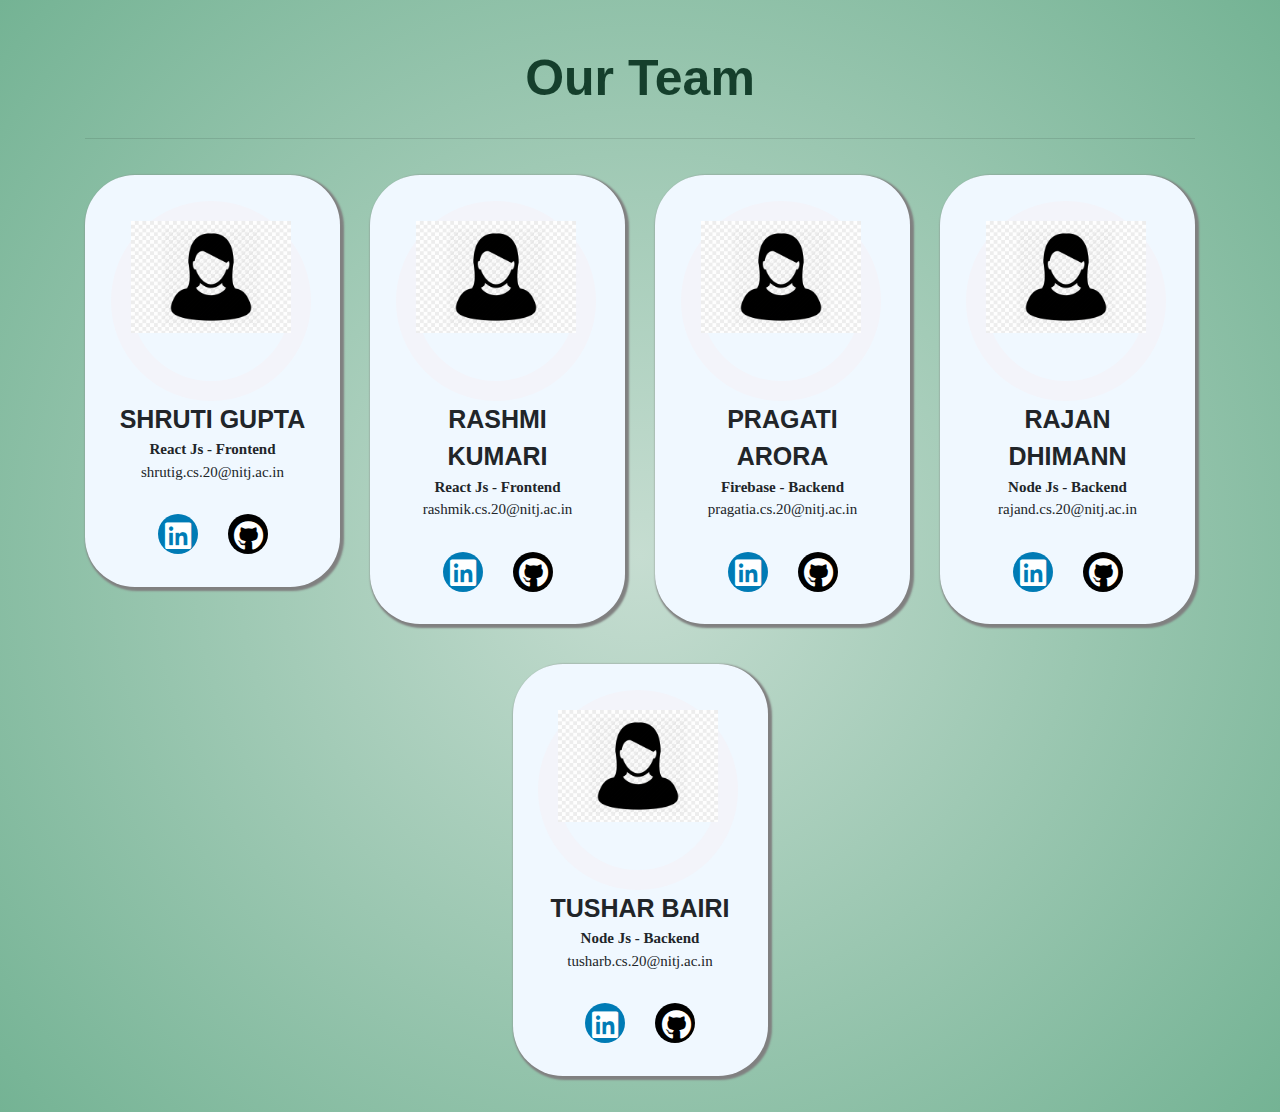
<file: htmlFiles/about.html>
<!DOCTYPE html>
<html lang="en">

<head>
    <meta charset="UTF-8">
    <meta http-equiv="X-UA-Compatible" content="IE=edge">
    <meta name="viewport" content="width=device-width, initial-scale=1.0">
    <title>Find Partner</title>
    <link rel="stylesheet" href="https://stackpath.bootstrapcdn.com/bootstrap/4.3.1/css/bootstrap.min.css"
        integrity="sha384-ggOyR0iXCbMQv3Xipma34MD+dH/1fQ784/j6cY/iJTQUOhcWr7x9JvoRxT2MZw1T" crossorigin="anonymous">
    <link href="https://cdn.jsdelivr.net/npm/bootstrap@5.1.3/dist/css/bootstrap.min.css" rel="stylesheet"
        integrity="sha384-1BmE4kWBq78iYhFldvKuhfTAU6auU8tT94WrHftjDbrCEXSU1oBoqyl2QvZ6jIW3" crossorigin="anonymous">
    <link rel="stylesheet" href="https://cdnjs.cloudflare.com/ajax/libs/font-awesome/4.7.0/css/font-awesome.min.css">
    <link rel="stylesheet" href="https://cdnjs.cloudflare.com/ajax/libs/font-awesome/5.13.1/css/all.min.css" />
    <link rel="stylesheet" href="../cssFiles/about.css">
</head>

<body>
    <div class="container my-3">
        <h1 id="header">Our Team</h1>
        <hr>
    <div class="row">
        <div class="column">
            <div class="person">
                <div id="pic"><img src="../images/hmf.png" alt="Shruti"></div>
                <div id="title">SHRUTI GUPTA</div>
                <div id="desc">React Js - Frontend</div>
                <div id="email">shrutig.cs.20@nitj.ac.in</div><br>
                <a class="btn" href="https://www.linkedin.com/in/shruti-gupta-74ba3b200">
                    <i class="fab fa-linkedin"></i>
                </a>
                <a class="btn" href="https://github.com/shrutig-287">
                    <i class="fab fa-github"></i>
                </a>
            </div>
        </div>
        <div class="column">
            <div class="person">
                <div id="pic"><img src="../images/hmf.png" alt="Rashmi"></div>
                <div id="title">RASHMI KUMARI</div>
                <div id="desc">React Js - Frontend</div>
                <div id="email">rashmik.cs.20@nitj.ac.in</div><br>
                <a class="btn" href="https://www.linkedin.com/in/rashmi-kumari-48b521164/">
                    <i class="fab fa-linkedin"></i>
                </a>
                <a class="btn" href="https://github.com/Rashmmiii">
                    <i class="fab fa-github"></i>
                </a>
            </div>
        </div>
        <div class="column">
            <div class="person">
                <div id="pic"><img src="../images/hmf.png" alt="Pragati"></div>
                <div id="title">PRAGATI ARORA</div>
                <div id="desc">Firebase - Backend</div>
                <div id="email">pragatia.cs.20@nitj.ac.in</div><br>
                <a class="btn" href="https://www.linkedin.com/in/pragati-arora-09527b204/">
                    <i class="fab fa-linkedin"></i>
                </a>
                <a class="btn" href="https://github.com/pragatia-64U">
                    <i class="fab fa-github"></i>
                </a>
            </div>
        </div>
        <div class="column">
            <div class="person">
                <div id="pic"><img src="../images/hmf.png" alt="Dhimannn"></div>
                <div id="title">RAJAN DHIMANN</div>
                <div id="desc">Node Js - Backend</div>
                <div id="email">rajand.cs.20@nitj.ac.in</div><br>
                <a class="btn" href="https://www.linkedin.com/in/rajan-dhiman-2a070920b/">
                    <i class="fab fa-linkedin"></i>
                </a>
                <a class="btn" href="https://github.com/shrutig-287">
                    <i class="fab fa-github"></i>
                </a>
            </div>
        </div>
        <div class="column">
            <div class="person">
                <div id="pic"><img src="../images/hmf.png" alt="Uncill"></div>
                <div id="title">TUSHAR BAIRI</div>
                <div id="desc">Node Js - Backend</div>
                <div id="email">tusharb.cs.20@nitj.ac.in</div><br>
                <a class="btn" href="https://www.linkedin.com/in/tushar-bairi-89482b202/">
                    <i class="fab fa-linkedin"></i>
                </a>
                <a class="btn" href="https://github.com/shrutig-287">
                    <i class="fab fa-github"></i>
                </a>
            </div>
        </div>
    </div>
    </div>
    <script src="https://cdn.jsdelivr.net/npm/bootstrap@5.1.3/dist/js/bootstrap.bundle.min.js"
        integrity="sha384-ka7Sk0Gln4gmtz2MlQnikT1wXgYsOg+OMhuP+IlRH9sENBO0LRn5q+8nbTov4+1p"
        crossorigin="anonymous"></script>
    <script src="https://cdn.jsdelivr.net/npm/@popperjs/core@2.10.2/dist/umd/popper.min.js"
        integrity="sha384-7+zCNj/IqJ95wo16oMtfsKbZ9ccEh31eOz1HGyDuCQ6wgnyJNSYdrPa03rtR1zdB"
        crossorigin="anonymous"></script>
    <script src="https://cdn.jsdelivr.net/npm/bootstrap@5.1.3/dist/js/bootstrap.min.js"
        integrity="sha384-QJHtvGhmr9XOIpI6YVutG+2QOK9T+ZnN4kzFN1RtK3zEFEIsxhlmWl5/YESvpZ13"
        crossorigin="anonymous"></script>
</body>

</html>
</file>
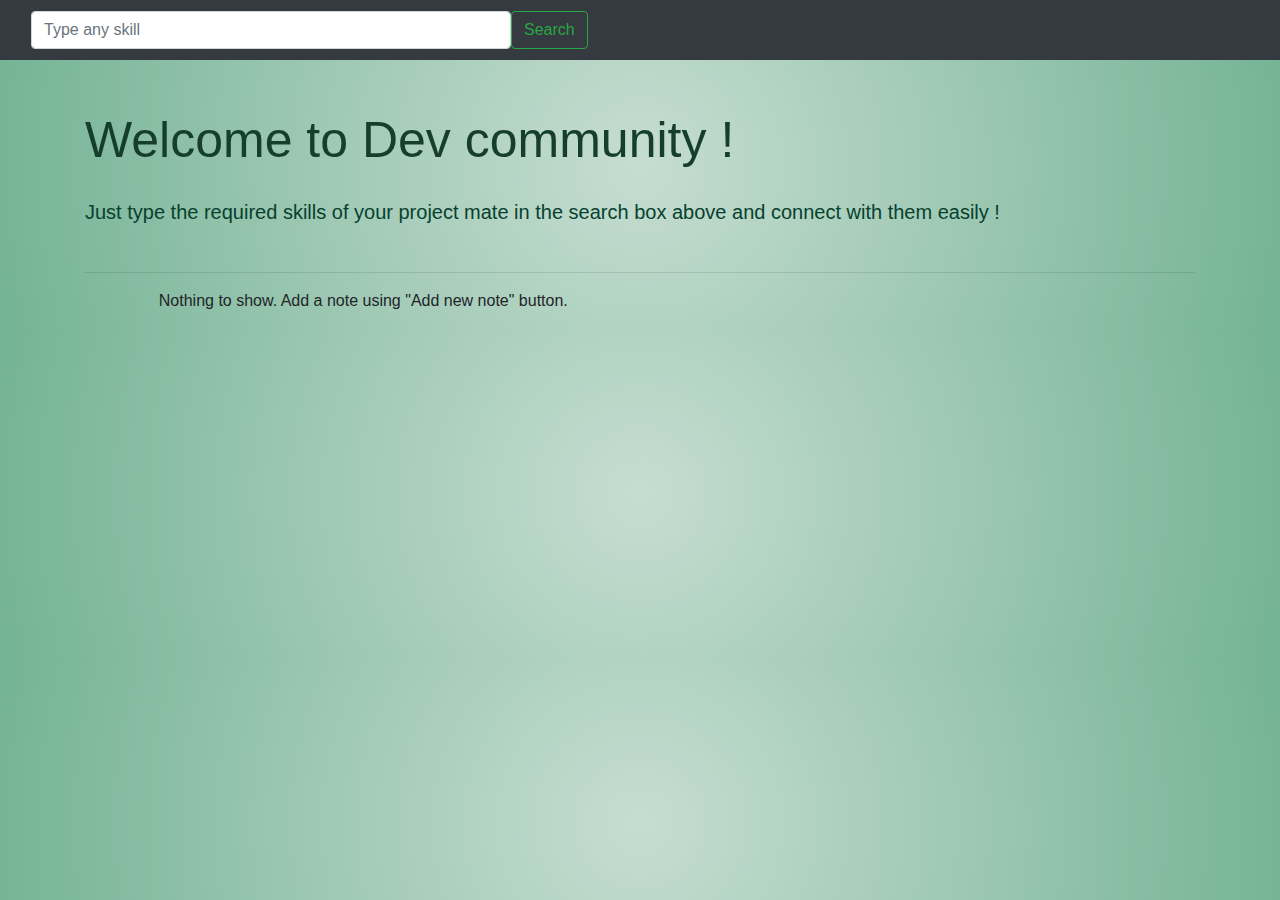
<file: htmlFiles/search.html>
<!DOCTYPE html>
<html lang="en">

<head>
    <meta charset="UTF-8">
    <meta http-equiv="X-UA-Compatible" content="IE=edge">
    <meta name="viewport" content="width=device-width, initial-scale=1.0">
    <title>Find Partner</title>
    <link rel="stylesheet" href="https://stackpath.bootstrapcdn.com/bootstrap/4.3.1/css/bootstrap.min.css"
    integrity="sha384-ggOyR0iXCbMQv3Xipma34MD+dH/1fQ784/j6cY/iJTQUOhcWr7x9JvoRxT2MZw1T" crossorigin="anonymous">
    <link href="https://cdn.jsdelivr.net/npm/bootstrap@5.1.3/dist/css/bootstrap.min.css" rel="stylesheet"
    integrity="sha384-1BmE4kWBq78iYhFldvKuhfTAU6auU8tT94WrHftjDbrCEXSU1oBoqyl2QvZ6jIW3" crossorigin="anonymous">
    <link rel = "stylesheet" href = "../cssFiles/search.css">
</head>

<body>
    <nav class="navbar navbar-expand-lg navbar-dark bg-dark">
        <div class="container-fluid">
            <form class="d-flex">
                <input class="form-control me-3" id = "srchbar" type="search" placeholder="Type any skill" aria-label="Search">
                <button class="btn btn-outline-success" type="submit">Search</button>
            </form>
        </div>
    </nav>
    <div class="container my-3">
        <!-- <h1>Welcome to Magic Notes !</h1>
        <div class="card">
            <div class="card-body">
                <h5 class="card-title">Add a note</h5>
                <div class="mb-3">
                    <textarea class="form-control" id="addtxt" rows="3"></textarea>
                </div>
                <button class="btn btn-primary" id='addbtn'>Add new note</button>
            </div>
        </div>

        <hr> -->
        <h1 id = "header"> Welcome to Dev community !</h1>
        <h5 style="color: rgb(7, 65, 47);">Just type the required skills of your project mate in the search box above and connect with them easily !</h5><br><hr>
        <div id="notes" class="row conatiner-fluid"></div>
    </div>
    <script src="https://cdn.jsdelivr.net/npm/bootstrap@5.1.3/dist/js/bootstrap.bundle.min.js"
    integrity="sha384-ka7Sk0Gln4gmtz2MlQnikT1wXgYsOg+OMhuP+IlRH9sENBO0LRn5q+8nbTov4+1p"
    crossorigin="anonymous"></script>
<script src="https://cdn.jsdelivr.net/npm/@popperjs/core@2.10.2/dist/umd/popper.min.js"
    integrity="sha384-7+zCNj/IqJ95wo16oMtfsKbZ9ccEh31eOz1HGyDuCQ6wgnyJNSYdrPa03rtR1zdB"
    crossorigin="anonymous"></script>
<script src="https://cdn.jsdelivr.net/npm/bootstrap@5.1.3/dist/js/bootstrap.min.js"
    integrity="sha384-QJHtvGhmr9XOIpI6YVutG+2QOK9T+ZnN4kzFN1RtK3zEFEIsxhlmWl5/YESvpZ13"
    crossorigin="anonymous"></script>
<script src="../jsFiles/indx.js"></script>
</body>

</html>
</file>
<file: cssFiles/about.css>
@import url("https://fonts.googleapis.com/css2?family=Ubuntu&display=swap");

* {
  font-family: "Ubuntu", -apple-system, BlinkMacSystemFont, "Segoe UI", "Roboto",
    "Oxygen", "Cantarell", "Fira Sans", "Droid Sans", "Helvetica Neue",
    sans-serif;
  box-sizing: border-box;
}

body {
  -webkit-font-smoothing: antialiased;
  -moz-osx-font-smoothing: grayscale;
  background: radial-gradient(circle, #c6ddd1, #74b394);
}

#header {
    font-family: 'Franklin Gothic Medium', 'Arial Narrow', Arial, sans-serif;
    color: rgb(21, 63, 44);
    font-size: 50px;
    margin-top: 3rem;
    text-align: center;
    margin-bottom: 30px;
}

.person {
  background-color: aliceblue;
  border-radius: 50px;
  padding: 10%;
  text-align: center;
  box-shadow: 2px 2px 2px 2px grey;
}

#pic {
  position: relative;
  text-align: center;
  width: 200px;
  height: 200px;
  border-radius: 100%;
  border: 20px solid #f3f4fa;
}

#title {
  font-weight: bolder;
  font-size: 25px;
  font-family:'Trebuchet MS', 'Lucida Sans Unicode', 'Lucida Grande', 'Lucida Sans', Arial, sans-serif
}

#desc {
  font-size: 15px;
  font-family: Cambria, Cochin, Georgia, Times, 'Times New Roman', serif;
  font-weight: bold;
}

#email {
  font-size: 15px;
  font-family: Cambria, Cochin, Georgia, Times, 'Times New Roman', serif;
}


.fa-linkedin {
  background: #007bb5;
  color: white;
} 
.fab {
  padding: 6.5px;
  font-size: 30px;
  height: 40px;
  width: 40px;
  text-align: center;
  text-decoration: none;
  border-radius: 100%;
}
.fa-github {
  background: black;
  color: white;
}


*,
*::before,
*::after {
  box-sizing: border-box;
}
html {
  font-family: sans-serif;
  line-height: 1.15;
}

a {
  color: #333333;
  font-weight: 400;
  outline: none;
  text-decoration: none;
  transition: 0.5s;
}
a:hover,
a:focus {
  outline: none;
  text-decoration: none;
}
p {
  padding: 0;
  margin: 0 0 15px 0;
  color: #454545;
  font-weight: 300;
}
h1,
h2,
h3,
h4,
h5,
h6 {
  padding: 0;
  margin: 0 0 15px 0;
  color: #333333;
  font-weight: 700;
}
img {
  width: 100%;
  height: auto;
}
.container {
  width: 100%;
  padding-right: 15px;
  padding-left: 15px;
  margin-right: auto;
  margin-left: auto;
}
.section-title {
  flex: 0 0 100%;
  max-width: 100%;
  margin-bottom: 50px;
  margin-top: 70px;
  text-align: center;
}
.section-title h1 {
  display: inline-block;
  font-size: 35px;
  text-transform: uppercase;
  font-weight: 700;
  color: #000000;
  margin: 0 0 5px;
  position: relative;
}
.section-title h1::before {
  content: "";
  left: 0;
  position: absolute;
  height: 3px;
  right: 32%;
  background-color: #50c5fc;
  bottom: -5px;
}
.container .section-title h1::before {
  left: 30%;
}
.row {
  display: flex;
  flex-wrap: wrap;
  margin-right: -15px;
  margin-left: -15px;
  justify-content: center;
}
.column {
  margin: 20px 0 20px 0px;
  position: relative;
  width: 100%;
  padding-right: 15px;
  padding-left: 15px;
  flex: 0 0 100%;
  max-width: 100%;
  transition: 0.3s;
}
.team {
  margin-bottom: 30px;
  box-shadow: 2px 2px 2px 2px grey;
  border-radius: 10px;
}


.team .team-content {
  padding: 80px 20px 20px 20px;
  margin-top: -80px;
  text-align: center;
  background: #f3f4fa;
  border-radius: 10px;
}
.team .team-content h2 {
  font-size: 25px;
  font-weight: 400;
  letter-spacing: 2px;
}
.team .team-content h3 {
  font-size: 16px;
  font-weight: 300;
}
.team .team-content h4 {
  font-size: 16px;
  font-weight: 300;
  letter-spacing: 1px;
  font-style: italic;
  margin-bottom: 0;
}
.team .team-content p {
  font-size: 16px;
  font-weight: 400;
  line-height: 22px;
}
.team .team-social {
  position: absolute;
  width: 100%;
  height: 100%;
  padding: 35px;
  top: 0;
  left: 0;
  display: flex;
  align-items: center;
  justify-content: center;
  background: rgba(255, 255, 255, 0.6);
  transition: all 0.3s;
  font-size: 0;
  z-index: 1;
  opacity: 0;
}
.column:hover{
    transform: scale(1.1);
    transition: 0.3s;
}


/* Mobile Responsive */

@media (min-width: 576px) {
  .container {
    max-width: 540px;
  }
  .column {
    max-width: 50%;
  }
}
@media (min-width: 768px) {
  .container {
    max-width: 720px;
  }
  .column {
    max-width: 33.333333%;
  }
}
@media (min-width: 992px) {
  .container {
    max-width: 960px;
  }
  .column {
    max-width: 25%;
  }
}
@media (min-width: 1200px) {
  .container {
    max-width: 1140px;
  }
}
</file>
<file: cssFiles/search.css>
.navbar {
    height: 60px;  /*  height of navbar */
    display: flex;
    justify-content: center;
    align-items: center;
    font-size: 1.3rem;
    position: sticky;
    top: 0;
    z-index: 50;
  }

  .row {
    padding-left: 8%;
  }

  .container-fluid {
    display: flex;
    justify-content: center;
    align-items: center;
    width: 100%;
    height: 50px;
    max-width: 1500px;
  }

  #srchbar {
      width: 30rem;
  }

  
  @import url("https://fonts.googleapis.com/css2?family=Ubuntu&display=swap");

  * {
    font-family: "Ubuntu", -apple-system, BlinkMacSystemFont, "Segoe UI", "Roboto",
      "Oxygen", "Cantarell", "Fira Sans", "Droid Sans", "Helvetica Neue",
      sans-serif;
    box-sizing: border-box;
  }
  
  body {
    margin: 0;
    -webkit-font-smoothing: antialiased;
    -moz-osx-font-smoothing: grayscale;
    background: radial-gradient(circle, #c6ddd1, #74b394);
  }

  #header {
      font-family: 'Franklin Gothic Medium', 'Arial Narrow', Arial, sans-serif;
      color: rgb(21, 63, 44);
      font-size: 50px;
      margin-top: 50px;
      margin-bottom: 30px;
  }

  #notes {
      align-items: center;
      align-content: center;
      text-align: center;
  }

  .noteCard {
    margin-right: 80px;
    
    text-align: center;
    box-sizing: border-box;
    background-color:antiquewhite;
    box-shadow: 45%;
}
.noteCard:hover {
  transform: scale(1.05);
  transition: 0.3s;
}

.card-body {
  box-sizing: border-box;
}

#profid {
  height: 90%;
  width: 80%;
  padding-top: 10%;
  padding-bottom: 10%;
}
</file>
